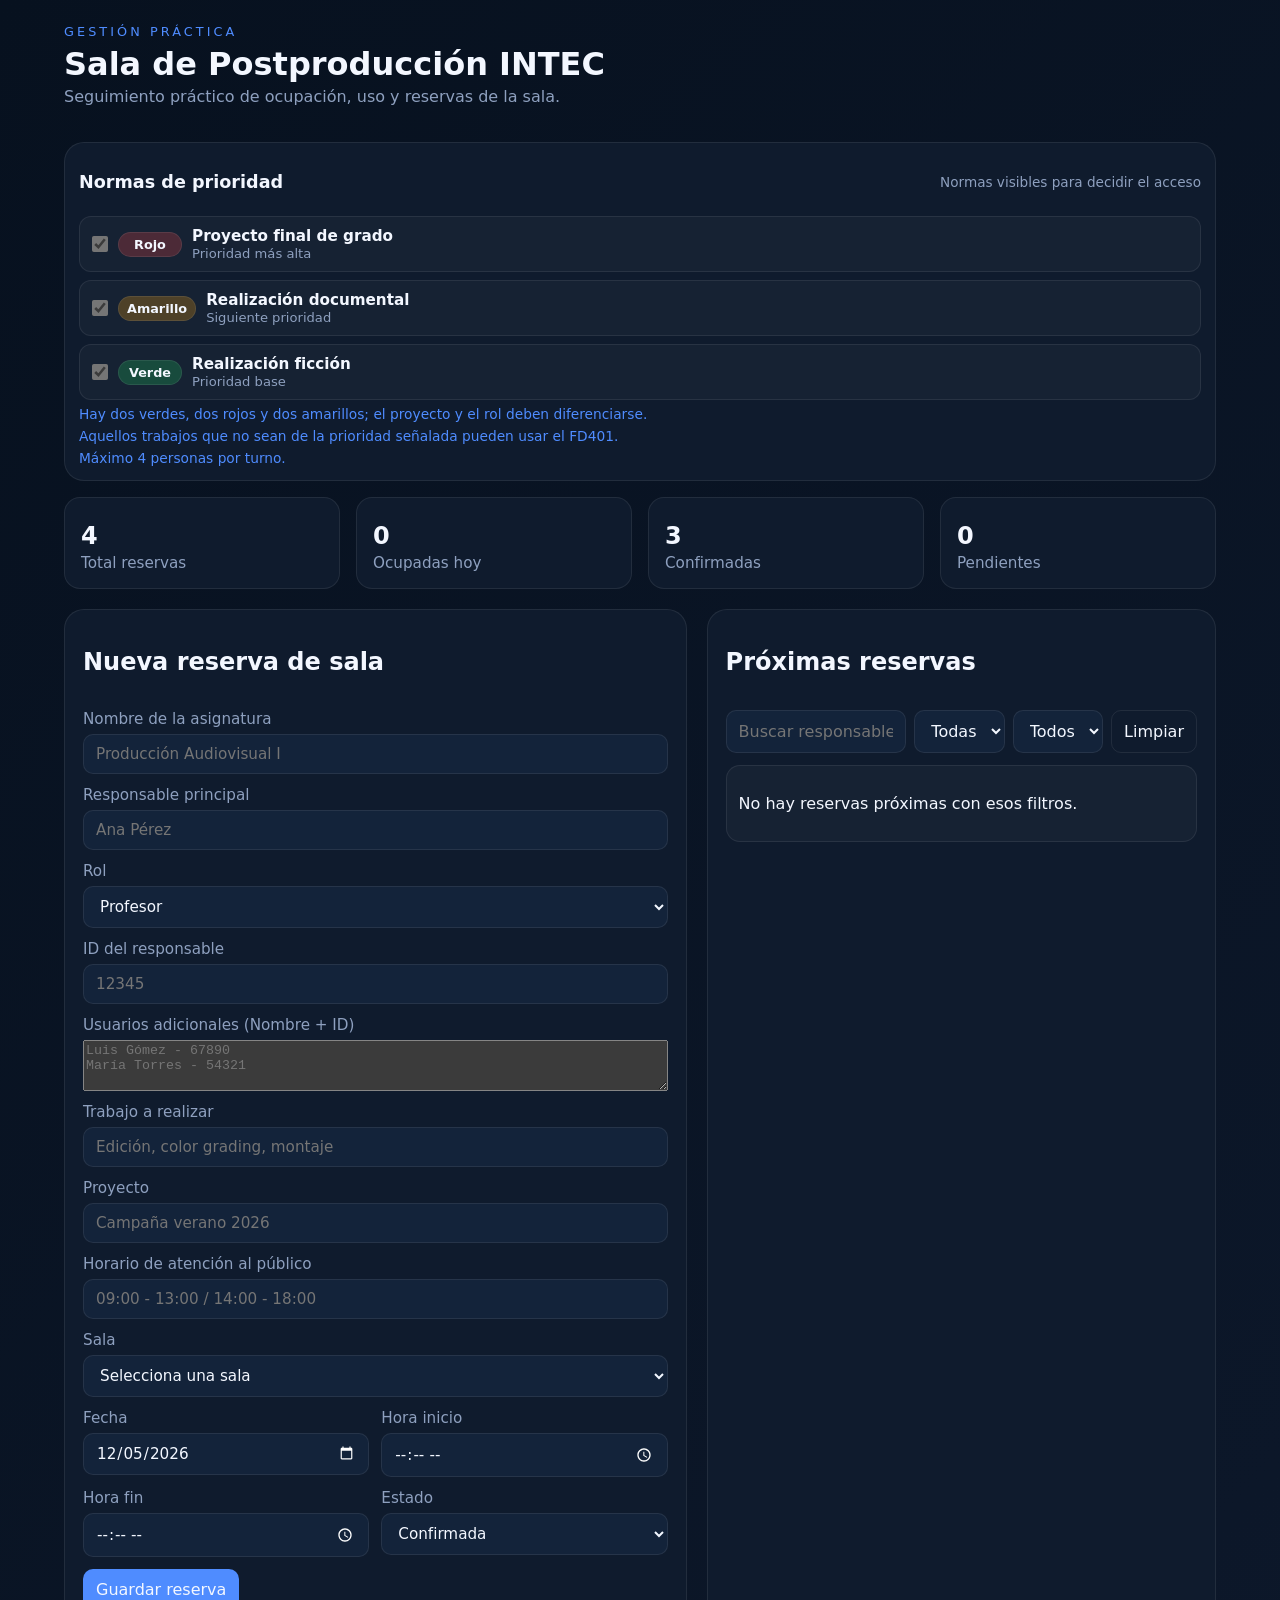
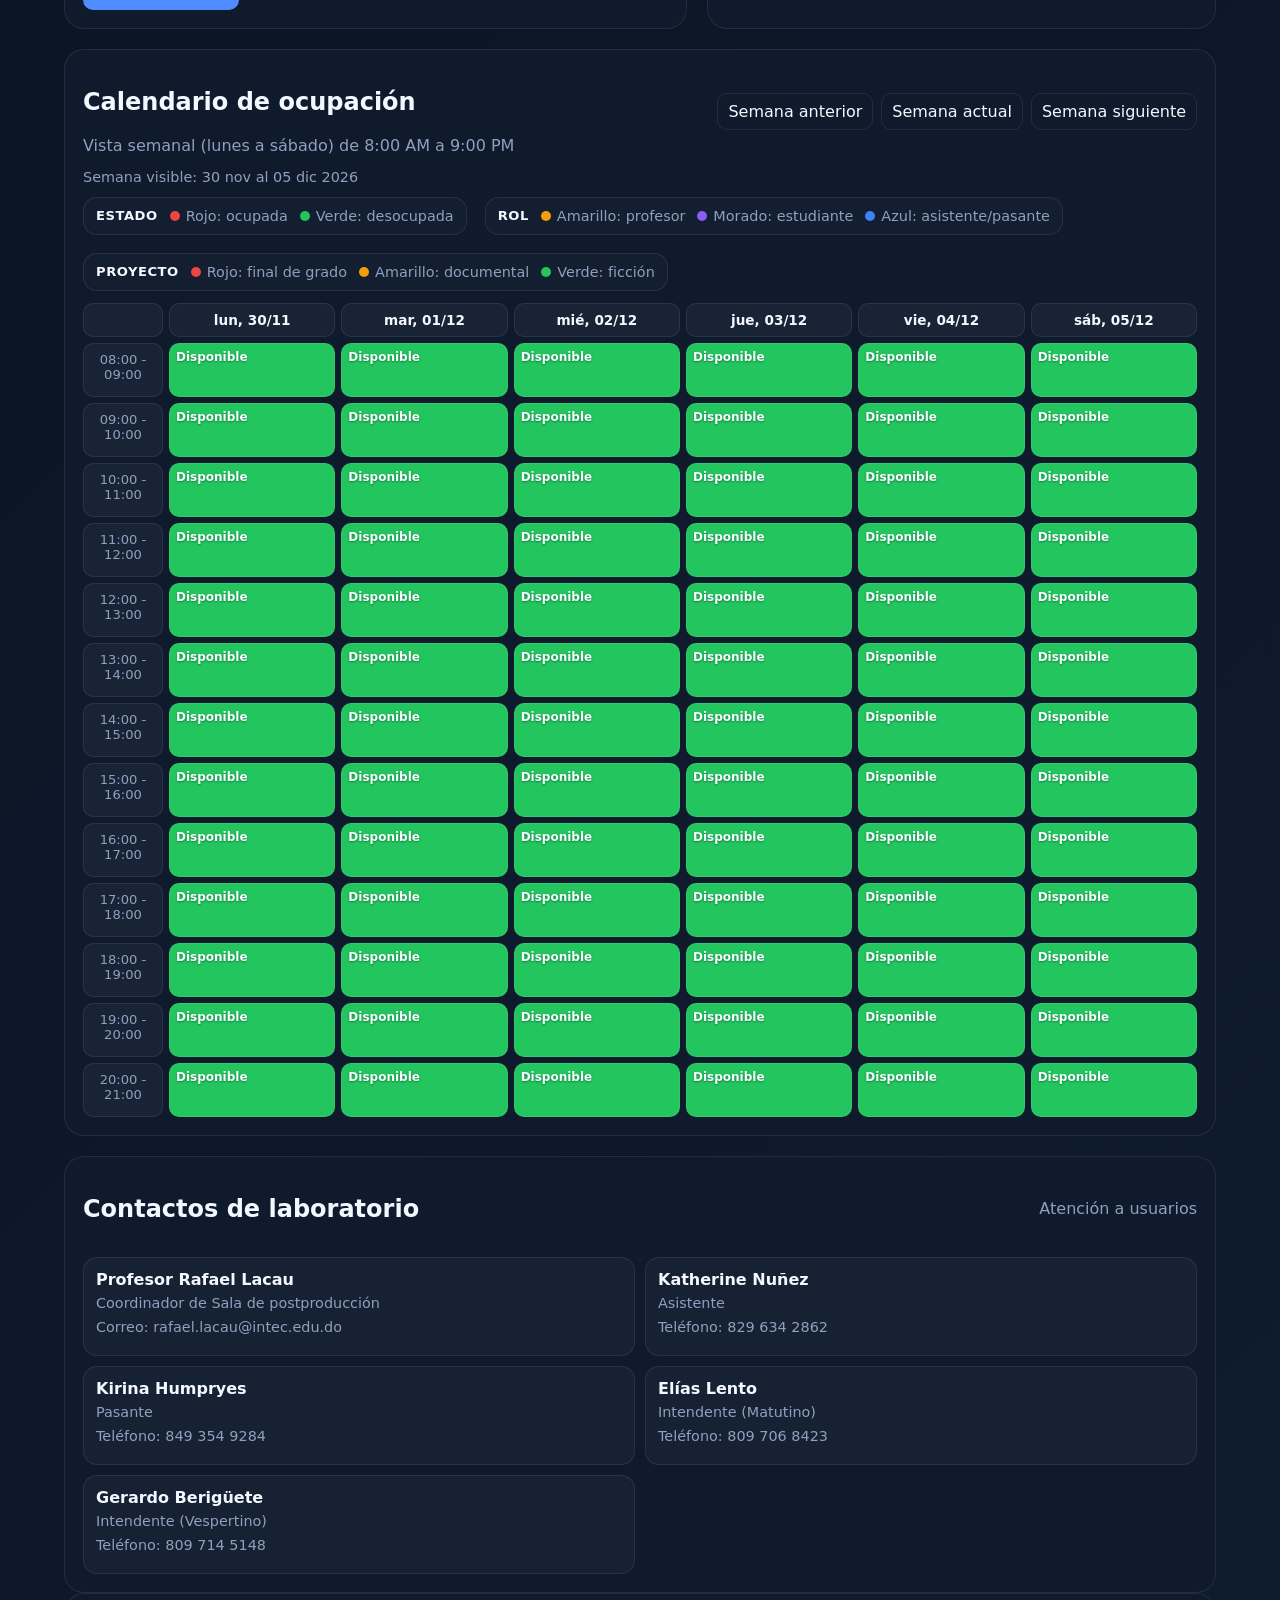
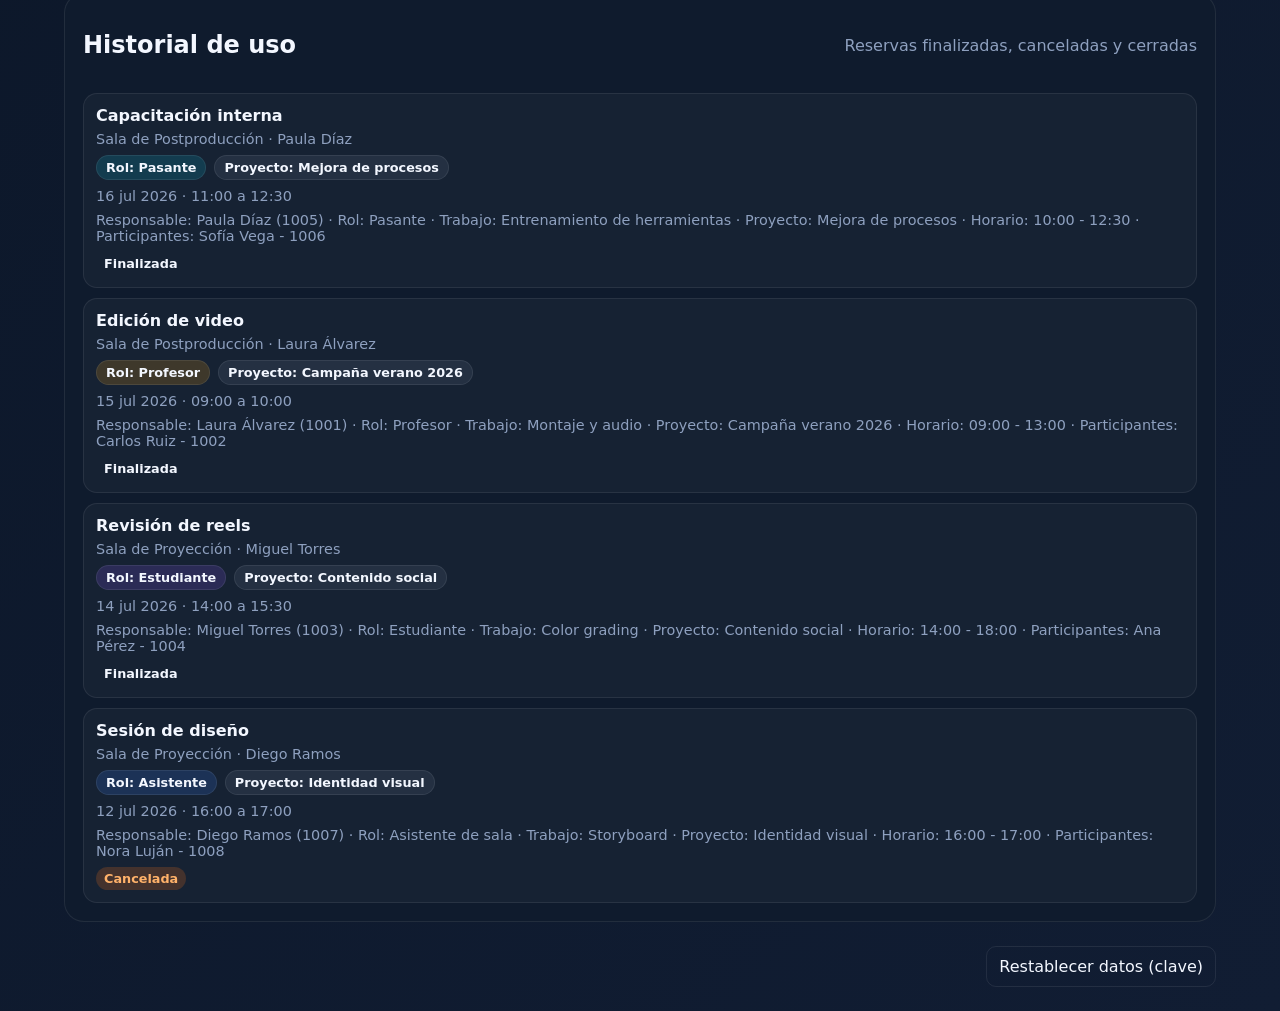
<file: index.html>
<!doctype html>
<html lang="es">
  <head>
    <meta charset="UTF-8" />
    <meta name="viewport" content="width=device-width, initial-scale=1.0" />
    <meta http-equiv="refresh" content="0; url=local-llm/dashboard.html?v=20260714" />
    <title>Redirigiendo al dashboard</title>
    <script>
      window.location.replace(`local-llm/dashboard.html?v=${Date.now()}`);
    </script>
  </head>
  <body>
    <p>Abriendo dashboard...</p>
    <p><a href="local-llm/dashboard.html?v=20260714">Haz clic aqui si no redirige automaticamente.</a></p>
  </body>
</html>
</file>
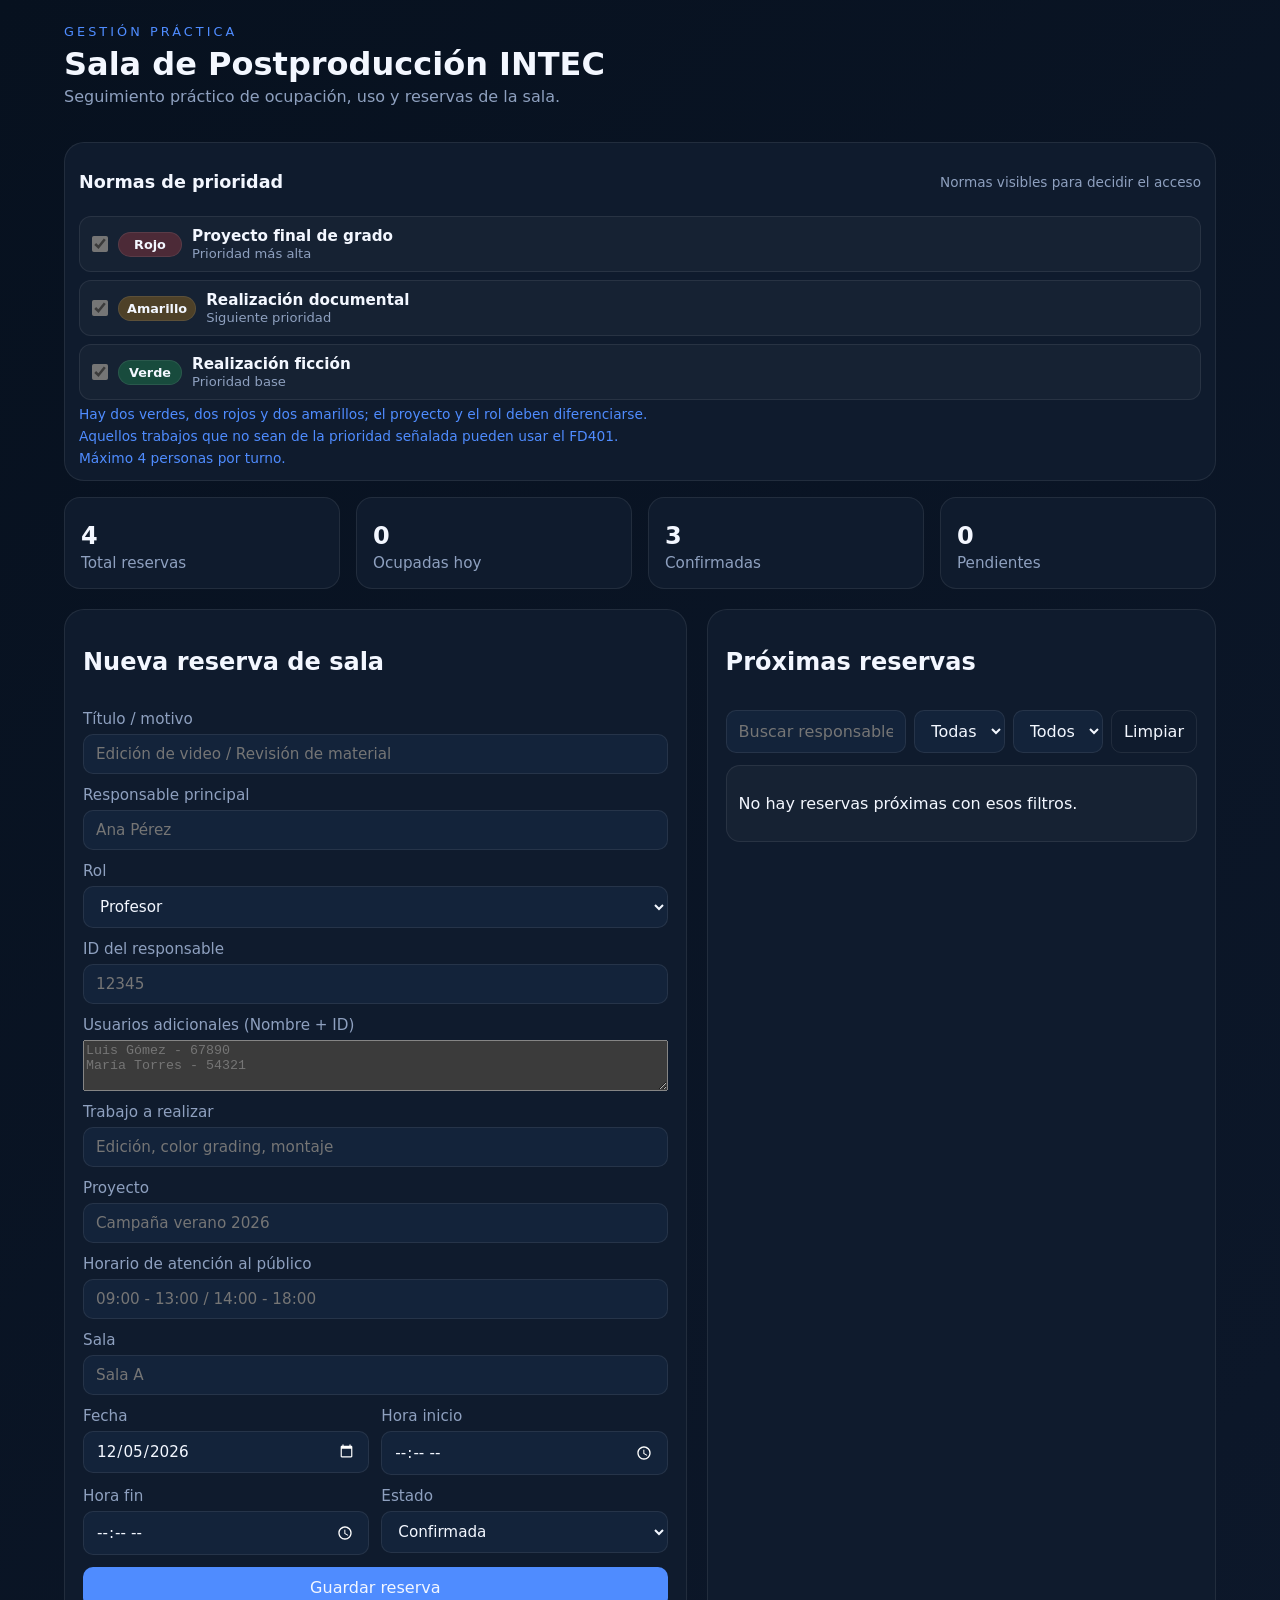
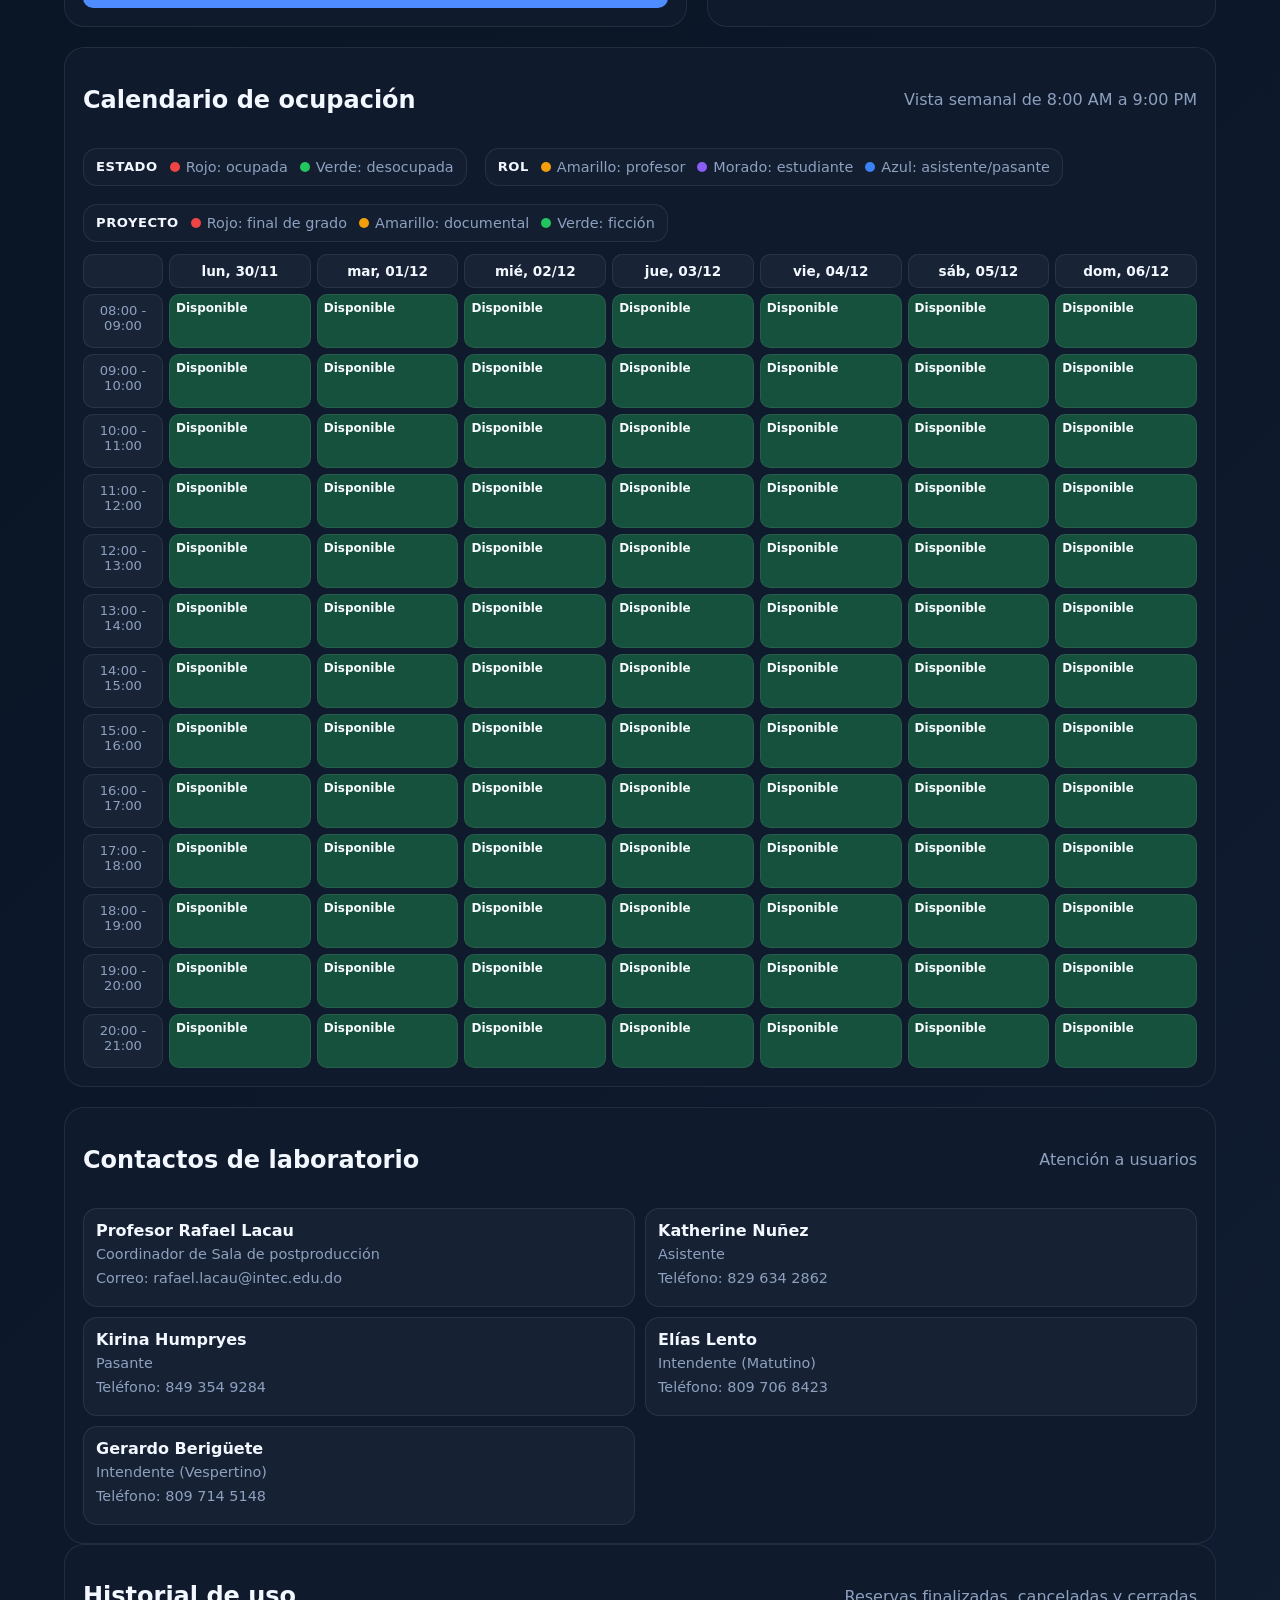
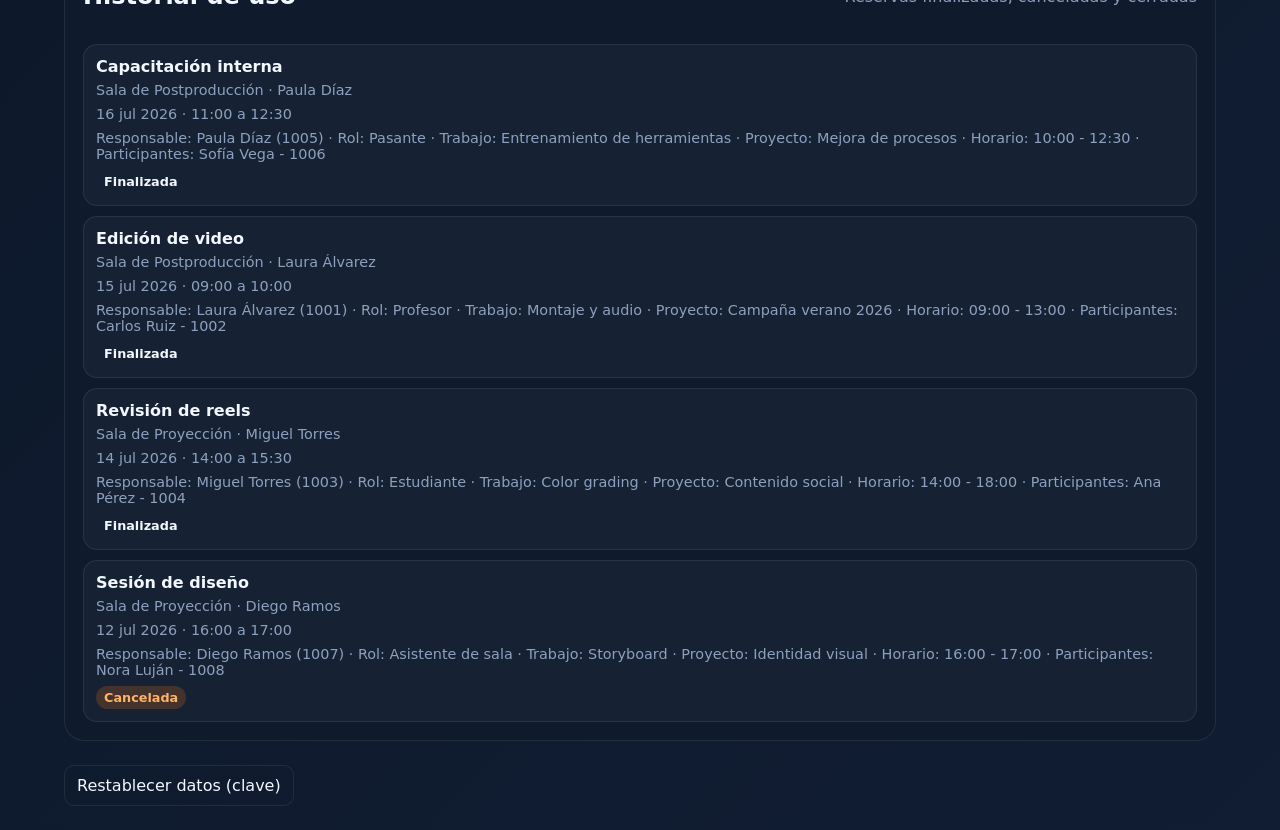
<file: local-llm/dashboard-sharepoint.html>
<!DOCTYPE html>
<html lang="es">
  <head>
    <meta charset="UTF-8" />
    <meta name="viewport" content="width=device-width, initial-scale=1.0" />
    <title>Dashboard de Reservas de Sala</title>
    <style>
:root {
  color-scheme: dark;
  --bg: #07111f;
  --card: #0f1b2d;
  --card-2: #13233a;
  --text: #f3f7ff;
  --muted: #8ea0bf;
  --accent: #4f8cff;
  --accent-2: #22c55e;
  --danger: #f97316;
  --border: rgba(255,255,255,0.08);
}

* { box-sizing: border-box; }
body {
  margin: 0;
  font-family: Inter, system-ui, -apple-system, BlinkMacSystemFont, "Segoe UI", sans-serif;
  background: linear-gradient(135deg, var(--bg), #111d33);
  color: var(--text);
}
.app-shell { max-width: 1200px; margin: 0 auto; padding: 24px; }
.hero {
  display: flex; justify-content: space-between; align-items: center; gap: 16px;
  margin-bottom: 20px;
}
.eyebrow { text-transform: uppercase; letter-spacing: 0.24em; color: var(--accent); font-size: 0.8rem; margin: 0 0 6px; }
h1 { margin: 0; font-size: 2rem; }
.subtitle { color: var(--muted); margin-top: 4px; }
.cards { display: grid; grid-template-columns: repeat(4, minmax(0, 1fr)); gap: 16px; margin-bottom: 20px; }
.metric { background: var(--card); border: 1px solid var(--border); border-radius: 16px; padding: 16px; }
.metric .value { font-size: 1.5rem; font-weight: 700; margin: 8px 0 4px; }
.metric .label { color: var(--muted); font-size: 0.95rem; }
.grid { display: grid; grid-template-columns: 1.1fr 0.9fr; gap: 20px; margin-bottom: 20px; }
.panel { background: var(--card); border: 1px solid var(--border); border-radius: 20px; padding: 18px; }
.panel-header { display: flex; justify-content: space-between; align-items: center; margin-bottom: 14px; }
.panel-header p { margin: 0; color: var(--muted); }
.form { display: flex; flex-direction: column; gap: 12px; }
label { display: flex; flex-direction: column; gap: 6px; color: var(--muted); font-size: 0.95rem; }
input, select, button { font: inherit; padding: 10px 12px; border-radius: 10px; border: 1px solid var(--border); background: var(--card-2); color: var(--text); }
.row { display: grid; grid-template-columns: 1fr 1fr; gap: 12px; }
.primary-btn, .ghost-btn { cursor: pointer; transition: transform 0.15s ease; }
.primary-btn:hover, .ghost-btn:hover { transform: translateY(-1px); }
.primary-btn { background: var(--accent); border-color: transparent; }
.ghost-btn { background: transparent; }
.list, .history-list { display: flex; flex-direction: column; gap: 10px; }
.filters { display: grid; grid-template-columns: 2fr 1fr 1fr auto; gap: 8px; margin-bottom: 12px; }
.filters input, .filters select, .filters button { width: 100%; }
.item { background: rgba(255,255,255,0.03); border: 1px solid var(--border); border-radius: 14px; padding: 12px; }
.item h3 { margin: 0 0 6px; font-size: 1rem; }
.meta { color: var(--muted); font-size: 0.9rem; margin-bottom: 8px; }
.item-badges { display: flex; flex-wrap: wrap; gap: 8px; margin: 4px 0 8px; }
.tone-badge {
  display: inline-flex;
  align-items: center;
  gap: 6px;
  padding: 4px 9px;
  border-radius: 999px;
  border: 1px solid var(--border);
  background: var(--tone-bg);
  color: var(--text);
  font-size: 0.8rem;
  font-weight: 700;
}
.badge { display: inline-block; padding: 4px 8px; border-radius: 999px; font-size: 0.8rem; font-weight: 600; }
.badge.confirmada { background: rgba(34,197,94,0.2); color: #7ef0a6; }
.badge.pendiente { background: rgba(79,140,255,0.2); color: #8ec5ff; }
.badge.cancelada { background: rgba(249,115,22,0.2); color: #ffb26a; }
.history-panel { margin-bottom: 24px; }
.calendar-panel { margin-bottom: 20px; }
.priority-panel { margin-bottom: 16px; padding: 14px; }
.priority-panel .panel-header { margin-bottom: 10px; }
.priority-panel .panel-header h2 { font-size: 1.1rem; }
.priority-panel .panel-header p { font-size: 0.85rem; }
.priority-list { display: flex; flex-direction: column; gap: 8px; }
.priority-item { display: grid; grid-template-columns: auto auto 1fr; align-items: center; gap: 10px; padding: 10px 12px; border-radius: 12px; }
.priority-item strong { display: block; color: var(--text); margin-bottom: 1px; font-size: 0.95rem; }
.priority-check {
  width: 16px;
  height: 16px;
  margin: 0;
  accent-color: var(--accent);
}
.priority-chip {
  display: inline-flex;
  align-items: center;
  justify-content: center;
  min-width: 64px;
  padding: 4px 8px;
  border-radius: 999px;
  font-size: 0.8rem;
  font-weight: 700;
  color: var(--text);
  border: 1px solid var(--border);
}
.priority-item[data-tone="high"] .priority-chip { background: rgba(239,68,68,0.25); }
.priority-item[data-tone="medium"] .priority-chip { background: rgba(245,158,11,0.25); }
.priority-item[data-tone="low"] .priority-chip { background: rgba(34,197,94,0.25); }
.priority-meta { display: block; margin-top: 1px; margin-bottom: 0; font-size: 0.82rem; }
.priority-note { margin: 6px 0 0; color: var(--accent); font-size: 0.86rem; }
.legend { display: flex; flex-wrap: wrap; gap: 18px; margin-bottom: 12px; }
.legend-group { display: flex; flex-wrap: wrap; align-items: center; gap: 10px 12px; padding: 10px 12px; border: 1px solid var(--border); border-radius: 14px; background: rgba(255,255,255,0.02); }
.legend-title { color: var(--text); font-size: 0.82rem; font-weight: 700; letter-spacing: 0.04em; text-transform: uppercase; }
.legend-item { display: inline-flex; align-items: center; gap: 6px; color: var(--muted); font-size: 0.9rem; }
.dot { width: 10px; height: 10px; border-radius: 999px; display: inline-block; }
.dot.occupied { background: #ef4444; }
.dot.professor { background: #f59e0b; }
.dot.student { background: #8b5cf6; }
.dot.free { background: #22c55e; }
.dot.support { background: #3b82f6; }
.dot.degree { background: #ef4444; }
.dot.documentary { background: #f59e0b; }
.dot.fiction { background: #22c55e; }

.calendar {
  display: grid;
  grid-template-columns: 80px repeat(7, minmax(120px, 1fr));
  gap: 6px;
  overflow-x: auto;
}

.week-head,
.hour-label,
.slot {
  border: 1px solid var(--border);
  border-radius: 10px;
}

.week-head {
  background: rgba(255,255,255,0.04);
  padding: 8px;
  font-weight: 700;
  text-align: center;
  font-size: 0.85rem;
}

.hour-label {
  background: rgba(255,255,255,0.04);
  padding: 8px;
  color: var(--muted);
  font-size: 0.82rem;
  text-align: center;
}

.slot {
  min-height: 54px;
  padding: 6px;
  font-size: 0.75rem;
  line-height: 1.2;
  color: #f8fbff;
}

.slot.free { background: rgba(34,197,94,0.32); }
.slot.occupied { background: rgba(239,68,68,0.5); }
.slot.support { background: rgba(59,130,246,0.45); }
.slot.dual {
  background: linear-gradient(135deg, var(--role-tone) 0 50%, var(--project-tone) 50% 100%);
}
.slot.dual .slot-label,
.slot.dual .slot-note {
  text-shadow: 0 1px 2px rgba(0,0,0,0.35);
}

.slot-label { display: block; font-weight: 600; }
.slot-note { display: block; opacity: 0.95; margin-top: 2px; }

.contact-list { display: grid; grid-template-columns: repeat(2, minmax(0, 1fr)); gap: 10px; }

@media (max-width: 900px) {
  .cards, .grid { grid-template-columns: 1fr; }
  .filters { grid-template-columns: 1fr; }
  .calendar { grid-template-columns: 64px repeat(7, minmax(110px, 1fr)); }
  .contact-list { grid-template-columns: 1fr; }
}

</style>
  </head>
  <body>
    <div class="app-shell">
      <header class="hero">
        <div>
          <p class="eyebrow">Gestión práctica</p>
          <h1>Sala de Postproducción INTEC</h1>
          <p class="subtitle">Seguimiento práctico de ocupación, uso y reservas de la sala.</p>
        </div>
      </header>

      <section class="panel priority-panel">
        <div class="panel-header">
          <h2>Normas de prioridad</h2>
          <p>Normas visibles para decidir el acceso</p>
        </div>
        <div class="priority-list">
          <label class="item priority-item" data-tone="high">
            <input class="priority-check" type="checkbox" checked disabled />
            <span class="priority-chip">Rojo</span>
            <span>
              <strong>Proyecto final de grado</strong>
              <span class="meta priority-meta">Prioridad más alta</span>
            </span>
          </label>
          <label class="item priority-item" data-tone="medium">
            <input class="priority-check" type="checkbox" checked disabled />
            <span class="priority-chip">Amarillo</span>
            <span>
              <strong>Realización documental</strong>
              <span class="meta priority-meta">Siguiente prioridad</span>
            </span>
          </label>
          <label class="item priority-item" data-tone="low">
            <input class="priority-check" type="checkbox" checked disabled />
            <span class="priority-chip">Verde</span>
            <span>
              <strong>Realización ficción</strong>
              <span class="meta priority-meta">Prioridad base</span>
            </span>
          </label>
        </div>
        <p class="priority-note">Hay dos verdes, dos rojos y dos amarillos; el proyecto y el rol deben diferenciarse.</p>
        <p class="priority-note">Aquellos trabajos que no sean de la prioridad señalada pueden usar el FD401.</p>
        <p class="priority-note">Máximo 4 personas por turno.</p>
      </section>

      <section class="cards" id="metrics"></section>

      <section class="grid">
        <div class="panel">
          <div class="panel-header">
            <h2>Nueva reserva de sala</h2>
          </div>
          <form id="reservationForm" class="form">
            <label>
              <span>Título / motivo</span>
              <input type="text" name="title" placeholder="Edición de video / Revisión de material" required />
            </label>
            <label>
              <span>Responsable principal</span>
              <input type="text" name="owner" placeholder="Ana Pérez" required />
            </label>
            <label>
              <span>Rol</span>
              <select name="role">
                <option value="Profesor">Profesor</option>
                <option value="Estudiante">Estudiante</option>
                <option value="Pasante">Pasante</option>
                <option value="Asistente de sala">Asistente de sala</option>
              </select>
            </label>
            <label>
              <span>ID del responsable</span>
              <input type="text" name="ownerId" placeholder="12345" required />
            </label>
            <label>
              <span>Usuarios adicionales (Nombre + ID)</span>
              <textarea name="participants" rows="3" placeholder="Luis Gómez - 67890&#10;María Torres - 54321"></textarea>
            </label>
            <label>
              <span>Trabajo a realizar</span>
              <input type="text" name="work" placeholder="Edición, color grading, montaje" required />
            </label>
            <label>
              <span>Proyecto</span>
              <input type="text" name="project" placeholder="Campaña verano 2026" required />
            </label>
            <label>
              <span>Horario de atención al público</span>
              <input type="text" name="schedule" placeholder="09:00 - 13:00 / 14:00 - 18:00" />
            </label>
            <label>
              <span>Sala</span>
              <input type="text" name="room" placeholder="Sala A" required />
            </label>
            <div class="row">
              <label>
                <span>Fecha</span>
                <input type="date" name="date" required />
              </label>
              <label>
                <span>Hora inicio</span>
                <input type="time" name="startTime" required />
              </label>
            </div>
            <div class="row">
              <label>
                <span>Hora fin</span>
                <input type="time" name="endTime" required />
              </label>
              <label>
                <span>Estado</span>
                <select name="status">
                  <option value="Confirmada">Confirmada</option>
                  <option value="Pendiente">Pendiente</option>
                  <option value="Cancelada">Cancelada</option>
                </select>
              </label>
            </div>
            <button type="submit" class="primary-btn">Guardar reserva</button>
          </form>
        </div>

        <div class="panel">
          <div class="panel-header">
            <h2>Próximas reservas</h2>
          </div>
          <div class="filters">
            <input id="filterSearch" type="text" placeholder="Buscar responsable, proyecto o trabajo" />
            <select id="filterRoom">
              <option value="">Todas las salas</option>
            </select>
            <select id="filterStatus">
              <option value="">Todos los estados</option>
              <option value="Confirmada">Confirmada</option>
              <option value="Pendiente">Pendiente</option>
              <option value="Finalizada">Finalizada</option>
              <option value="Cancelada">Cancelada</option>
            </select>
            <button id="clearFiltersBtn" class="ghost-btn" type="button">Limpiar</button>
          </div>
          <div id="upcomingList" class="list"></div>
        </div>
      </section>

      <section class="panel calendar-panel">
        <div class="panel-header">
          <h2>Calendario de ocupación</h2>
          <p>Vista semanal de 8:00 AM a 9:00 PM</p>
        </div>
        <div class="legend" aria-label="Semáforo de ocupación">
          <div class="legend-group">
            <span class="legend-title">Estado</span>
            <span class="legend-item"><i class="dot occupied"></i>Rojo: ocupada</span>
            <span class="legend-item"><i class="dot free"></i>Verde: desocupada</span>
          </div>
          <div class="legend-group">
            <span class="legend-title">Rol</span>
            <span class="legend-item"><i class="dot professor"></i>Amarillo: profesor</span>
            <span class="legend-item"><i class="dot student"></i>Morado: estudiante</span>
            <span class="legend-item"><i class="dot support"></i>Azul: asistente/pasante</span>
          </div>
          <div class="legend-group">
            <span class="legend-title">Proyecto</span>
            <span class="legend-item"><i class="dot degree"></i>Rojo: final de grado</span>
            <span class="legend-item"><i class="dot documentary"></i>Amarillo: documental</span>
            <span class="legend-item"><i class="dot fiction"></i>Verde: ficción</span>
          </div>
        </div>
        <div id="calendar" class="calendar"></div>
      </section>
      <section class="panel">
        <div class="panel-header">
          <h2>Contactos de laboratorio</h2>
          <p>Atención a usuarios</p>
        </div>
        <div class="contact-list">
          <article class="item">
            <h3>Profesor Rafael Lacau</h3>
            <div class="meta">Coordinador de Sala de postproducción</div>
            <div class="meta">Correo: rafael.lacau@intec.edu.do</div>
          </article>
          <article class="item">
            <h3>Katherine Nuñez</h3>
            <div class="meta">Asistente</div>
            <div class="meta">Teléfono: 829 634 2862</div>
          </article>
          <article class="item">
            <h3>Kirina Humpryes</h3>
            <div class="meta">Pasante</div>
            <div class="meta">Teléfono: 849 354 9284</div>
          </article>
          <article class="item">
            <h3>Elías Lento</h3>
            <div class="meta">Intendente (Matutino)</div>
            <div class="meta">Teléfono: 809 706 8423</div>
          </article>
          <article class="item">
            <h3>Gerardo Berigüete</h3>
            <div class="meta">Intendente (Vespertino)</div>
            <div class="meta">Teléfono: 809 714 5148</div>
          </article>
        </div>
      </section>

      <section class="panel history-panel">
        <div class="panel-header">
          <h2>Historial de uso</h2>
          <p>Reservas finalizadas, canceladas y cerradas</p>
        </div>
        <div id="historyList" class="history-list"></div>
      </section>

      <div class="footer-actions">
        <button id="resetBtn" class="ghost-btn" title="Requiere clave">Restablecer datos (clave)</button>
      </div>

    </div>

    <script>
const STORAGE_KEY = 'sala-dashboard-reservations-v1';
const RESET_PASSWORD = 'intec2026';
const WORK_START_HOUR = 8;
const WORK_END_HOUR = 21;
const NON_BLOCKING_ROLES = new Set(['Asistente de sala', 'Pasante']);
let memoryStoreRaw = null;

const defaultReservations = [
  {
    id: crypto.randomUUID(),
    title: 'Edición de video',
    owner: 'Laura Álvarez',
    role: 'Profesor',
    ownerId: '1001',
    participants: 'Carlos Ruiz - 1002',
    work: 'Montaje y audio',
    project: 'Campaña verano 2026',
    schedule: '09:00 - 13:00',
    room: 'Sala A',
    date: '2026-07-15',
    startTime: '09:00',
    endTime: '10:00',
    status: 'Confirmada'
  },
  {
    id: crypto.randomUUID(),
    title: 'Revisión de reels',
    owner: 'Miguel Torres',
    role: 'Estudiante',
    ownerId: '1003',
    participants: 'Ana Pérez - 1004',
    work: 'Color grading',
    project: 'Contenido social',
    schedule: '14:00 - 18:00',
    room: 'Sala B',
    date: '2026-07-14',
    startTime: '14:00',
    endTime: '15:30',
    status: 'Finalizada'
  },
  {
    id: crypto.randomUUID(),
    title: 'Capacitación interna',
    owner: 'Paula Díaz',
    role: 'Pasante',
    ownerId: '1005',
    participants: 'Sofía Vega - 1006',
    work: 'Entrenamiento de herramientas',
    project: 'Mejora de procesos',
    schedule: '10:00 - 12:30',
    room: 'Sala A',
    date: '2026-07-16',
    startTime: '11:00',
    endTime: '12:30',
    status: 'Pendiente'
  },
  {
    id: crypto.randomUUID(),
    title: 'Sesión de diseño',
    owner: 'Diego Ramos',
    role: 'Asistente de sala',
    ownerId: '1007',
    participants: 'Nora Luján - 1008',
    work: 'Storyboard',
    project: 'Identidad visual',
    schedule: '16:00 - 17:00',
    room: 'Sala C',
    date: '2026-07-12',
    startTime: '16:00',
    endTime: '17:00',
    status: 'Cancelada'
  }
];

let reservations = loadReservations();
const filterState = { search: '', room: '', status: '' };

function getDefaultReservations() {
  return defaultReservations.map((item) => ({ ...item }));
}

function toMinutes(value) {
  const [hours, minutes] = value.split(':').map(Number);
  return (hours * 60) + minutes;
}

function isNonBlockingRole(role) {
  return NON_BLOCKING_ROLES.has(role);
}

function isActiveReservation(item) {
  const normalized = normalizeStatus(item);
  return normalized !== 'Cancelada' && normalized !== 'Finalizada';
}

function overlaps(startA, endA, startB, endB) {
  return Math.max(startA, startB) < Math.min(endA, endB);
}

function loadReservations() {
  let raw = null;
  try {
    raw = window.localStorage.getItem(STORAGE_KEY);
  } catch {
    raw = memoryStoreRaw;
  }
  if (!raw) return getDefaultReservations();
  try {
    return JSON.parse(raw);
  } catch {
    return getDefaultReservations();
  }
}

function saveReservations() {
  const serialized = JSON.stringify(reservations);
  memoryStoreRaw = serialized;
  try {
    window.localStorage.setItem(STORAGE_KEY, serialized);
  } catch {
    // SharePoint sandbox puede bloquear localStorage (SecurityError).
  }
}

function formatDate(dateStr) {
  const date = new Date(`${dateStr}T00:00:00`);
  return date.toLocaleDateString('es-ES', { day: '2-digit', month: 'short', year: 'numeric' });
}

function formatRange(item) {
  return `${formatDate(item.date)} · ${item.startTime} a ${item.endTime}`;
}

function formatDetails(item) {
  const parts = [];
  if (item.owner) parts.push(`Responsable: ${item.owner} (${item.ownerId || 'sin ID'})`);
  if (item.role) parts.push(`Rol: ${item.role}`);
  if (item.work) parts.push(`Trabajo: ${item.work}`);
  if (item.project) parts.push(`Proyecto: ${item.project}`);
  if (item.schedule) parts.push(`Horario: ${item.schedule}`);
  if (item.participants) parts.push(`Participantes: ${item.participants}`);
  return parts.join(' · ');
}

function normalizeStatus(item) {
  const now = new Date();
  const eventDate = new Date(`${item.date}T${item.endTime}`);
  if (item.status === 'Cancelada') return 'Cancelada';
  if (eventDate < now) return 'Finalizada';
  return item.status;
}

function getFilteredReservations({ statuses } = {}) {
  const normalized = reservations.map((item) => ({ ...item, status: normalizeStatus(item) }));
  const searchText = filterState.search.trim().toLowerCase();

  return normalized.filter((item) => {
    const hayTexto = !searchText || [item.title, item.owner, item.role, item.project, item.work, item.participants, item.room].join(' ').toLowerCase().includes(searchText);
    const haySala = !filterState.room || item.room === filterState.room;
    const hayEstado = !filterState.status || item.status === filterState.status;
    const hayStatus = !statuses || statuses.includes(item.status);
    return hayTexto && haySala && hayEstado && hayStatus;
  });
}

function getMetrics() {
  const normalized = reservations.map((item) => ({ ...item, status: normalizeStatus(item) }));
  const today = new Date().toISOString().slice(0, 10);
  const total = normalized.length;
  const todayCount = normalized.filter((item) => item.date === today && isActiveReservation(item) && !isNonBlockingRole(item.role)).length;
  const confirmed = normalized.filter((item) => item.status === 'Confirmada' || item.status === 'Finalizada').length;
  const pending = normalized.filter((item) => item.status === 'Pendiente').length;
  return { total, todayCount, confirmed, pending };
}

function renderMetrics() {
  const metrics = getMetrics();
  const container = document.getElementById('metrics');
  container.innerHTML = [
    { label: 'Total reservas', value: metrics.total },
    { label: 'Ocupadas hoy', value: metrics.todayCount },
    { label: 'Confirmadas', value: metrics.confirmed },
    { label: 'Pendientes', value: metrics.pending }
  ].map((metric) => `
    <article class="metric">
      <div class="value">${metric.value}</div>
      <div class="label">${metric.label}</div>
    </article>
  `).join('');
}

function renderUpcoming() {
  const list = document.getElementById('upcomingList');
  const normalized = getFilteredReservations({ statuses: ['Confirmada', 'Pendiente'] }).sort((a, b) => a.date.localeCompare(b.date));

  if (!normalized.length) {
    list.innerHTML = '<div class="item"><p>No hay reservas próximas con esos filtros.</p></div>';
    return;
  }

  list.innerHTML = normalized.map((item) => `
    <article class="item">
      <h3>${item.title}</h3>
      <div class="meta">${item.room} · ${item.owner}</div>
      <div class="meta">${formatRange(item)}</div>
      <div class="meta">${formatDetails(item)}</div>
      <span class="badge ${item.status.toLowerCase()}">${item.status}</span>
    </article>
  `).join('');
}

function renderHistory() {
  const list = document.getElementById('historyList');
  const normalized = getFilteredReservations({ statuses: ['Finalizada', 'Cancelada'] }).sort((a, b) => b.date.localeCompare(a.date));

  if (!normalized.length) {
    list.innerHTML = '<div class="item"><p>No hay historial con esos filtros.</p></div>';
    return;
  }

  list.innerHTML = normalized.map((item) => `
    <article class="item">
      <h3>${item.title}</h3>
      <div class="meta">${item.room} · ${item.owner}</div>
      <div class="meta">${formatRange(item)}</div>
      <div class="meta">${formatDetails(item)}</div>
      <span class="badge ${item.status.toLowerCase()}">${item.status}</span>
    </article>
  `).join('');
}

function renderFilters() {
  const roomSelect = document.getElementById('filterRoom');
  const rooms = [...new Set(reservations.map((item) => item.room).filter(Boolean))].sort();
  const currentValue = roomSelect.value;
  roomSelect.innerHTML = '<option value="">Todas las salas</option>' + rooms.map((room) => `<option value="${room}">${room}</option>`).join('');
  roomSelect.value = currentValue || filterState.room;
}

function render() {
  renderMetrics();
  renderFilters();
  renderUpcoming();
  renderHistory();
  renderCalendar();
}

function renderCalendar() {
  const calendar = document.getElementById('calendar');
  const today = new Date();
  const startOfWeek = new Date(today);
  const mondayDelta = (today.getDay() + 6) % 7;
  startOfWeek.setDate(today.getDate() - mondayDelta);

  const days = Array.from({ length: 7 }, (_, index) => {
    const date = new Date(startOfWeek);
    date.setDate(startOfWeek.getDate() + index);
    return date;
  });

  const dayHeaders = days.map((date) => {
    const label = date.toLocaleDateString('es-ES', { weekday: 'short', day: '2-digit', month: '2-digit' });
    return `<div class="week-head">${label}</div>`;
  }).join('');

  const filtered = getFilteredReservations();
  const rows = [];

  for (let hour = WORK_START_HOUR; hour < WORK_END_HOUR; hour += 1) {
    const hourLabel = `${String(hour).padStart(2, '0')}:00 - ${String(hour + 1).padStart(2, '0')}:00`;
    rows.push(`<div class="hour-label">${hourLabel}</div>`);

    for (const day of days) {
      const dateKey = day.toISOString().slice(0, 10);
      const slotStart = hour * 60;
      const slotEnd = (hour + 1) * 60;

      const slotItems = filtered.filter((item) => {
        if (item.date !== dateKey || !isActiveReservation(item)) return false;
        return overlaps(slotStart, slotEnd, toMinutes(item.startTime), toMinutes(item.endTime));
      });

      const occupiedItems = slotItems.filter((item) => !isNonBlockingRole(item.role));
      const supportItems = slotItems.filter((item) => isNonBlockingRole(item.role));

      let state = 'free';
      let label = 'Disponible';
      let note = '';

      if (occupiedItems.length) {
        state = 'occupied';
        label = 'Ocupada';
        const first = occupiedItems[0];
        note = `${first.startTime}-${first.endTime} · ${first.owner}`;
      } else if (supportItems.length) {
        state = 'support';
        label = 'Soporte';
        const first = supportItems[0];
        note = `${first.startTime}-${first.endTime} · ${first.role}`;
      }

      rows.push(`
        <div class="slot ${state}" title="${label}${note ? ` - ${note}` : ''}">
          <span class="slot-label">${label}</span>
          ${note ? `<span class="slot-note">${note}</span>` : ''}
        </div>
      `);
    }
  }

  calendar.innerHTML = [`<div class="week-head"></div>`, dayHeaders, ...rows].join('');
}

function resetData() {
  const password = window.prompt('Ingresa la clave para restablecer los datos:');
  if (password !== RESET_PASSWORD) {
    window.alert('Clave incorrecta. No se restablecieron los datos.');
    return;
  }
  reservations = getDefaultReservations();
  saveReservations();
  render();
  window.alert('Datos restablecidos correctamente.');
}

function hasConflict(newItem) {
  if (isNonBlockingRole(newItem.role)) return false;

  const newStart = toMinutes(newItem.startTime);
  const newEnd = toMinutes(newItem.endTime);

  return reservations.some((item) => {
    if (!isActiveReservation(item)) return false;
    if (isNonBlockingRole(item.role)) return false;
    if (item.room !== newItem.room || item.date !== newItem.date) return false;

    const currentStart = toMinutes(item.startTime);
    const currentEnd = toMinutes(item.endTime);
    return overlaps(newStart, newEnd, currentStart, currentEnd);
  });
}

function bindFilters() {
  const searchInput = document.getElementById('filterSearch');
  const roomSelect = document.getElementById('filterRoom');
  const statusSelect = document.getElementById('filterStatus');
  const clearBtn = document.getElementById('clearFiltersBtn');

  searchInput.addEventListener('input', (event) => {
    filterState.search = event.target.value;
    render();
  });

  roomSelect.addEventListener('change', (event) => {
    filterState.room = event.target.value;
    render();
  });

  statusSelect.addEventListener('change', (event) => {
    filterState.status = event.target.value;
    render();
  });

  clearBtn.addEventListener('click', () => {
    filterState.search = '';
    filterState.room = '';
    filterState.status = '';
    searchInput.value = '';
    roomSelect.value = '';
    statusSelect.value = '';
    render();
  });
}

function initFormDefaults() {
  const dateInput = document.querySelector('input[name="date"]');
  if (dateInput && !dateInput.value) {
    dateInput.value = new Date().toISOString().slice(0, 10);
  }
}

document.getElementById('reservationForm').addEventListener('submit', (event) => {
  event.preventDefault();
  const formData = new FormData(event.currentTarget);
  const newReservation = {
    id: crypto.randomUUID(),
    title: formData.get('title').toString().trim(),
    owner: formData.get('owner').toString().trim(),
    role: formData.get('role').toString().trim(),
    ownerId: formData.get('ownerId').toString().trim(),
    participants: formData.get('participants').toString().trim(),
    work: formData.get('work').toString().trim(),
    project: formData.get('project').toString().trim(),
    schedule: formData.get('schedule').toString().trim(),
    room: formData.get('room').toString().trim(),
    date: formData.get('date').toString(),
    startTime: formData.get('startTime').toString(),
    endTime: formData.get('endTime').toString(),
    status: formData.get('status').toString()
  };

  const start = toMinutes(newReservation.startTime);
  const end = toMinutes(newReservation.endTime);
  const dayStart = WORK_START_HOUR * 60;
  const dayEnd = WORK_END_HOUR * 60;

  if (start >= end) {
    window.alert('La hora de fin debe ser mayor que la hora de inicio.');
    return;
  }

  if (start < dayStart || end > dayEnd) {
    window.alert('El horario permitido es de 8:00 AM a 9:00 PM.');
    return;
  }

  if (hasConflict(newReservation)) {
    window.alert('Ese horario ya está reservado en esa sala. Elige otro bloque de tiempo.');
    return;
  }

  reservations.push(newReservation);
  saveReservations();
  event.currentTarget.reset();
  initFormDefaults();
  render();
});

document.getElementById('resetBtn').addEventListener('click', resetData);
bindFilters();
initFormDefaults();
render();
saveReservations();

</script>
  </body>
</html>
</file>
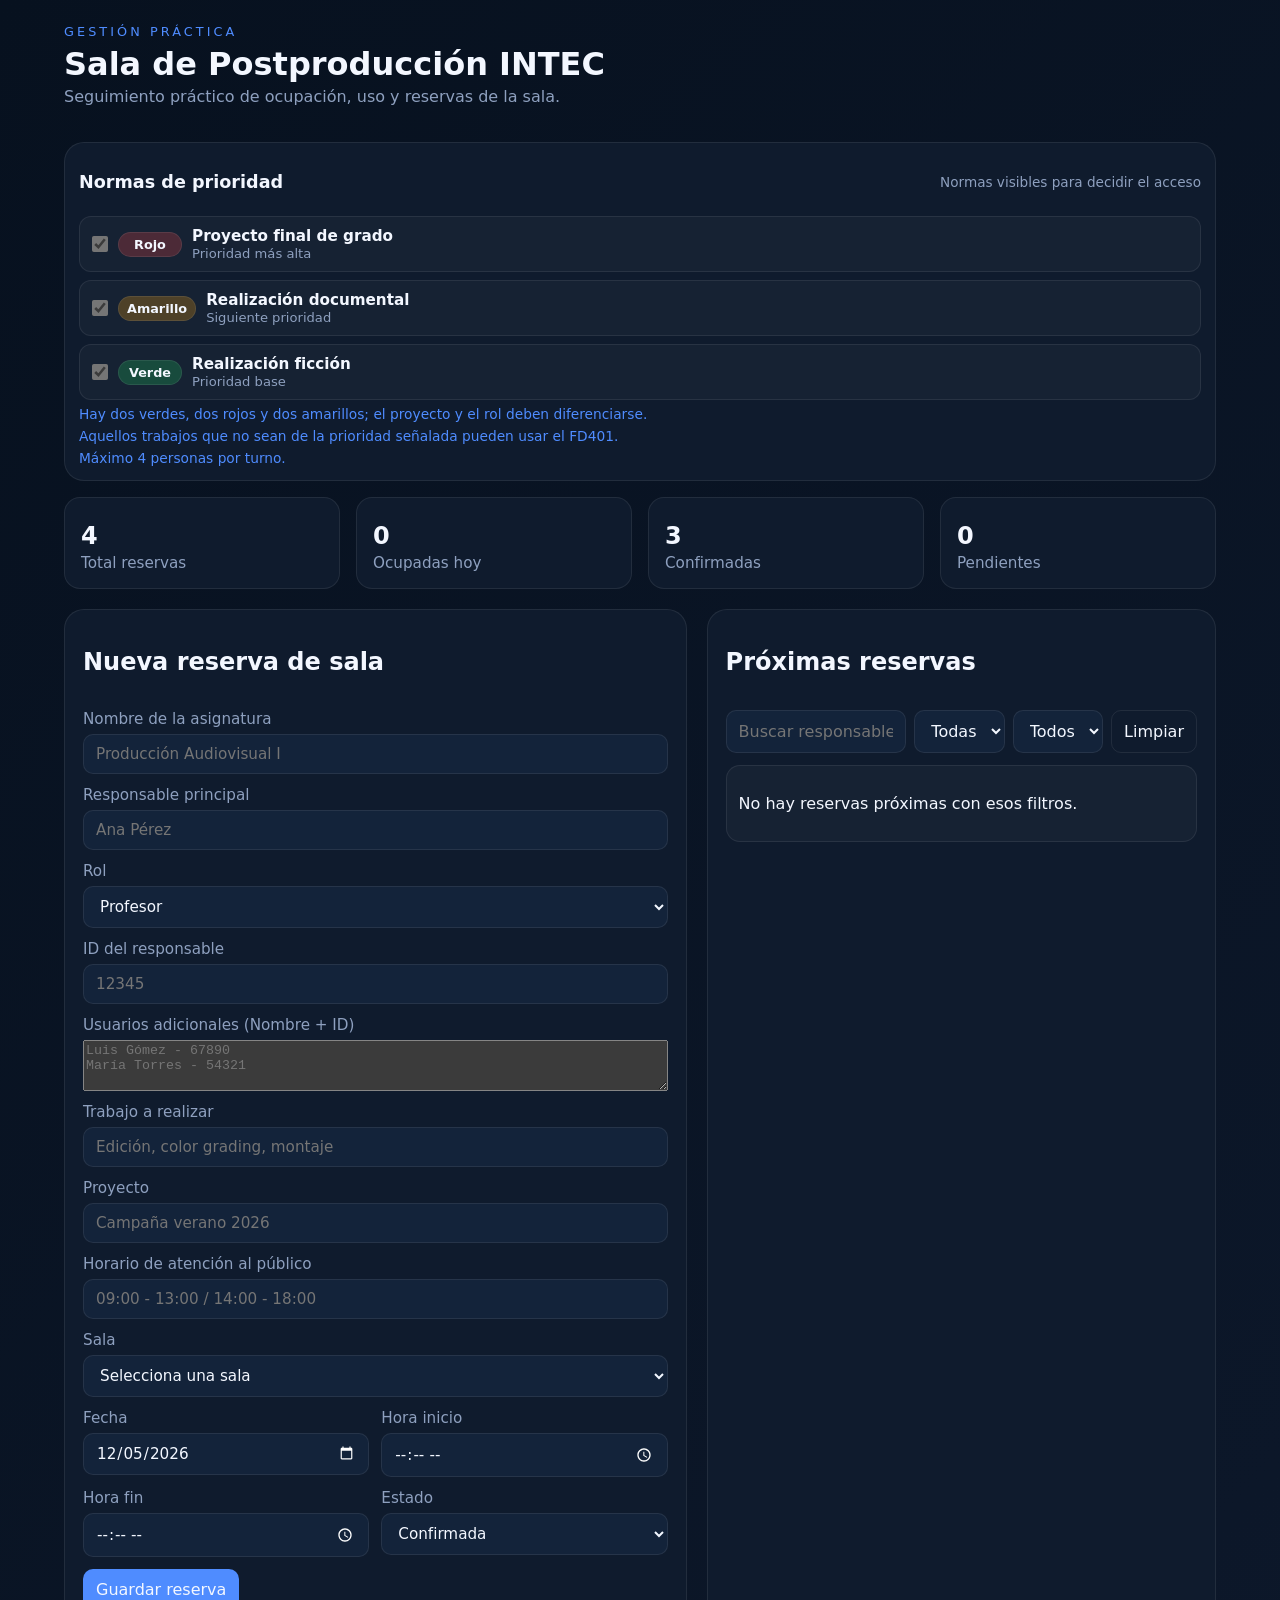
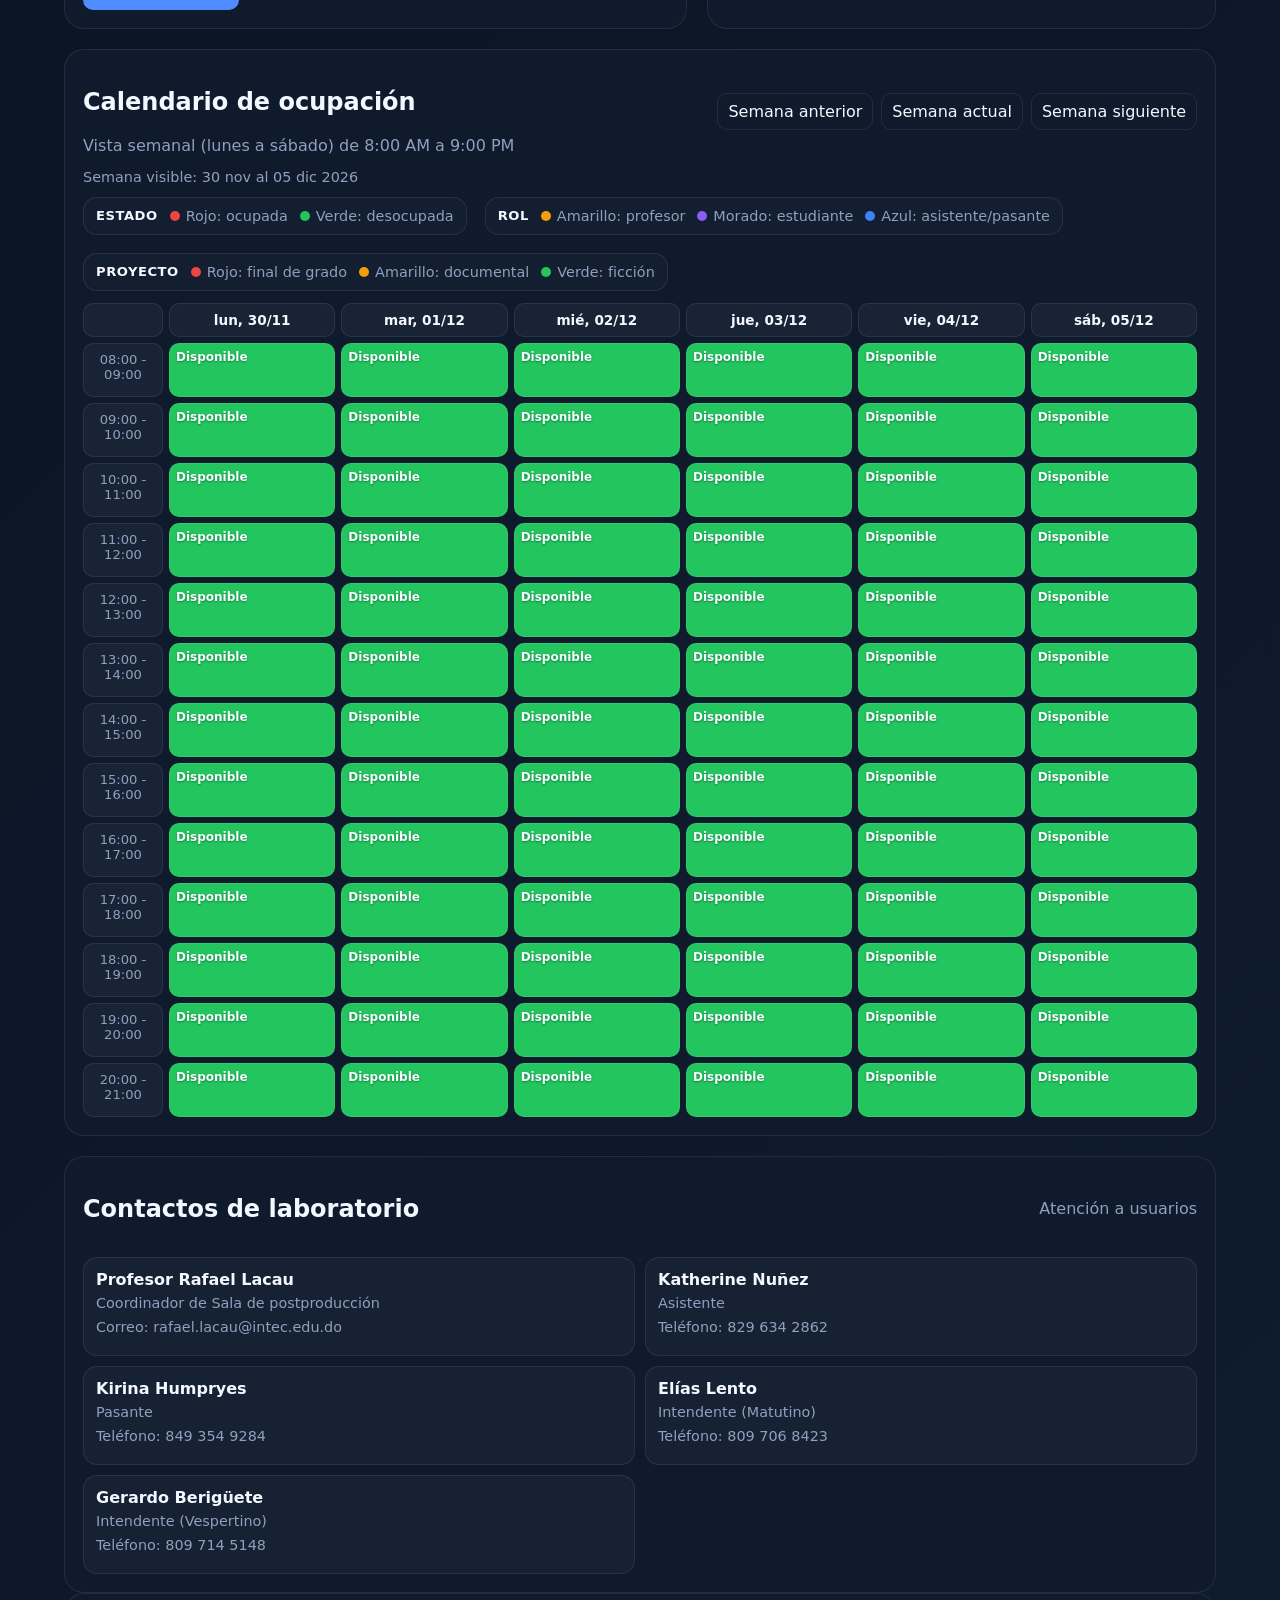
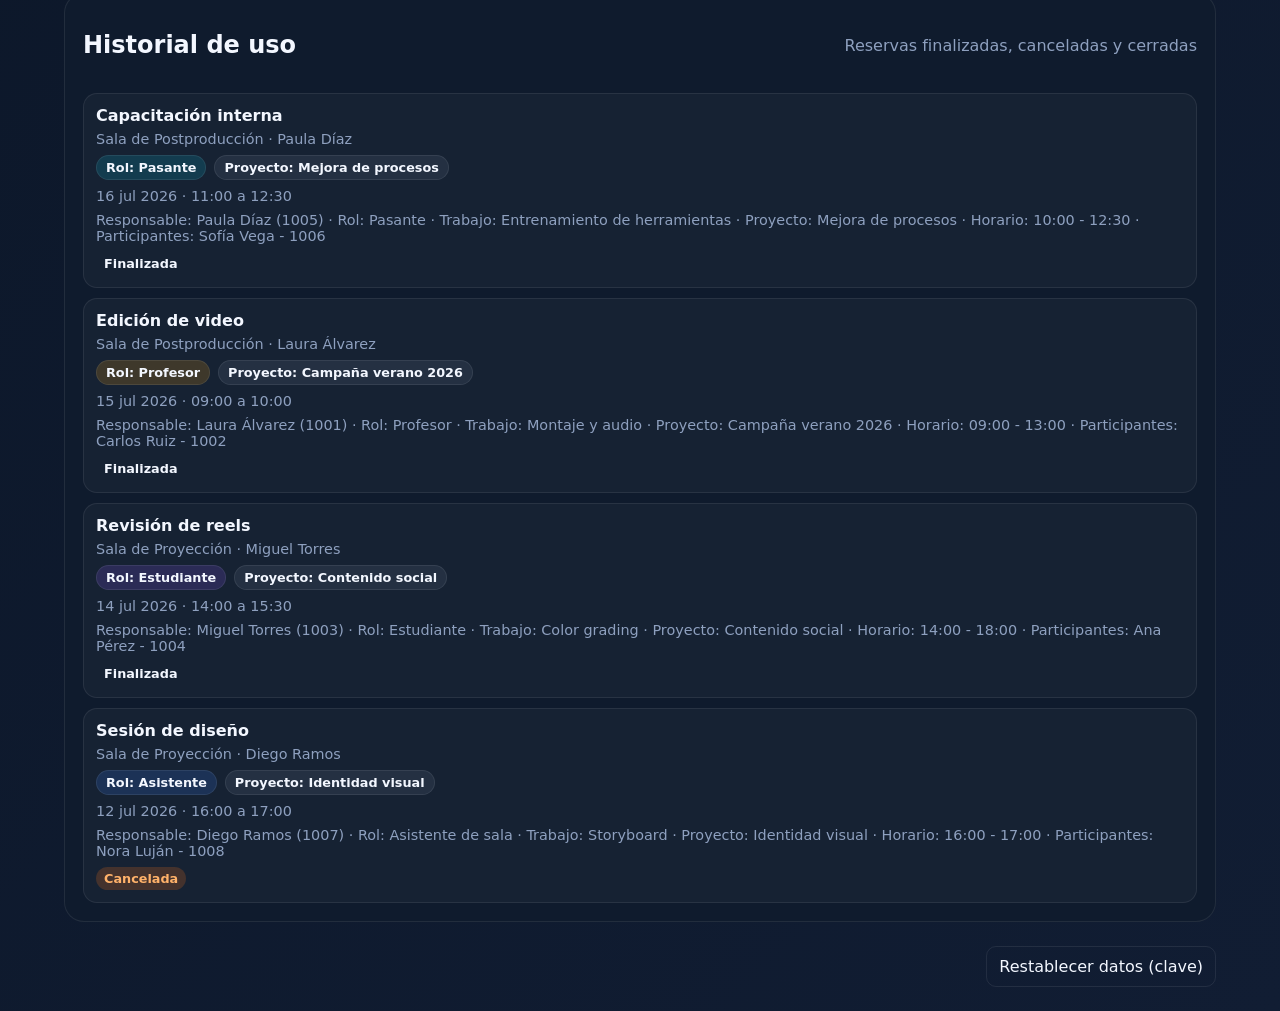
<file: local-llm/dashboard.html>
<!DOCTYPE html>
<html lang="es">
  <head>
    <meta charset="UTF-8" />
    <meta name="viewport" content="width=device-width, initial-scale=1.0" />
    <title>Dashboard de Reservas de Sala</title>
    <script>
      const cacheBust = `v=20260714-${Date.now()}`;
      const stylesheet = document.createElement('link');
      stylesheet.rel = 'stylesheet';
      stylesheet.href = `dashboard.css?${cacheBust}`;
      document.head.appendChild(stylesheet);
    </script>
  </head>
  <body>
    <div class="app-shell">
      <header class="hero">
        <div>
          <p class="eyebrow">Gestión práctica</p>
          <h1>Sala de Postproducción INTEC</h1>
          <p class="subtitle">Seguimiento práctico de ocupación, uso y reservas de la sala.</p>
        </div>
      </header>

      <section class="panel priority-panel">
        <div class="panel-header">
          <h2>Normas de prioridad</h2>
          <p>Normas visibles para decidir el acceso</p>
        </div>
        <div class="priority-list">
          <label class="item priority-item" data-tone="high">
            <input class="priority-check" type="checkbox" checked disabled />
            <span class="priority-chip">Rojo</span>
            <span>
              <strong>Proyecto final de grado</strong>
              <span class="meta priority-meta">Prioridad más alta</span>
            </span>
          </label>
          <label class="item priority-item" data-tone="medium">
            <input class="priority-check" type="checkbox" checked disabled />
            <span class="priority-chip">Amarillo</span>
            <span>
              <strong>Realización documental</strong>
              <span class="meta priority-meta">Siguiente prioridad</span>
            </span>
          </label>
          <label class="item priority-item" data-tone="low">
            <input class="priority-check" type="checkbox" checked disabled />
            <span class="priority-chip">Verde</span>
            <span>
              <strong>Realización ficción</strong>
              <span class="meta priority-meta">Prioridad base</span>
            </span>
          </label>
        </div>
        <p class="priority-note">Hay dos verdes, dos rojos y dos amarillos; el proyecto y el rol deben diferenciarse.</p>
        <p class="priority-note">Aquellos trabajos que no sean de la prioridad señalada pueden usar el FD401.</p>
        <p class="priority-note">Máximo 4 personas por turno.</p>
      </section>

      <section class="cards" id="metrics"></section>

      <section class="grid">
        <div class="panel">
          <div class="panel-header">
            <h2>Nueva reserva de sala</h2>
          </div>
          <form id="reservationForm" class="form">
            <label>
              <span>Nombre de la asignatura</span>
              <input type="text" name="title" placeholder="Producción Audiovisual I" required />
            </label>
            <label>
              <span>Responsable principal</span>
              <input type="text" name="owner" placeholder="Ana Pérez" required />
            </label>
            <label>
              <span>Rol</span>
              <select name="role">
                <option value="Profesor">Profesor</option>
                <option value="Estudiante">Estudiante</option>
                <option value="Pasante">Pasante</option>
                <option value="Asistente de sala">Asistente de sala</option>
              </select>
            </label>
            <label>
              <span>ID del responsable</span>
              <input type="text" name="ownerId" placeholder="12345" required />
            </label>
            <label>
              <span>Usuarios adicionales (Nombre + ID)</span>
              <textarea name="participants" rows="3" placeholder="Luis Gómez - 67890&#10;María Torres - 54321"></textarea>
            </label>
            <label>
              <span>Trabajo a realizar</span>
              <input type="text" name="work" placeholder="Edición, color grading, montaje" required />
            </label>
            <label>
              <span>Proyecto</span>
              <input type="text" name="project" placeholder="Campaña verano 2026" required />
            </label>
            <label>
              <span>Horario de atención al público</span>
              <input type="text" name="schedule" placeholder="09:00 - 13:00 / 14:00 - 18:00" />
            </label>
            <label>
              <span>Sala</span>
              <select name="room" required>
                <option value="">Selecciona una sala</option>
                <option value="Sala de Postproducción">Sala de Postproducción</option>
                <option value="Sala de Proyección">Sala de Proyección</option>
              </select>
            </label>
            <div class="row">
              <label>
                <span>Fecha</span>
                <input type="date" name="date" required />
              </label>
              <label>
                <span>Hora inicio</span>
                <input type="time" name="startTime" required />
              </label>
            </div>
            <div class="row">
              <label>
                <span>Hora fin</span>
                <input type="time" name="endTime" required />
              </label>
              <label>
                <span>Estado</span>
                <select name="status">
                  <option value="Confirmada">Confirmada</option>
                  <option value="Pendiente">Pendiente</option>
                  <option value="Cancelada">Cancelada</option>
                </select>
              </label>
            </div>
            <div class="form-actions">
              <button id="saveReservationBtn" type="submit" class="primary-btn">Guardar reserva</button>
              <button id="cancelEditBtn" type="button" class="ghost-btn" hidden>Cancelar edición</button>
            </div>
          </form>
        </div>

        <div class="panel">
          <div class="panel-header">
            <h2>Próximas reservas</h2>
          </div>
          <div class="filters">
            <input id="filterSearch" type="text" placeholder="Buscar responsable, proyecto o trabajo" />
            <select id="filterRoom">
              <option value="">Todas las salas</option>
            </select>
            <select id="filterStatus">
              <option value="">Todos los estados</option>
              <option value="Confirmada">Confirmada</option>
              <option value="Pendiente">Pendiente</option>
              <option value="Finalizada">Finalizada</option>
              <option value="Cancelada">Cancelada</option>
            </select>
            <button id="clearFiltersBtn" class="ghost-btn" type="button">Limpiar</button>
          </div>
          <div id="upcomingList" class="list"></div>
        </div>
      </section>

      <section class="panel calendar-panel">
        <div class="panel-header">
          <div>
            <h2>Calendario de ocupación</h2>
            <p>Vista semanal (lunes a sábado) de 8:00 AM a 9:00 PM</p>
          </div>
          <div class="calendar-nav" aria-label="Navegación semanal">
            <button id="prevWeekBtn" class="ghost-btn" type="button">Semana anterior</button>
            <button id="todayWeekBtn" class="ghost-btn" type="button">Semana actual</button>
            <button id="nextWeekBtn" class="ghost-btn" type="button">Semana siguiente</button>
          </div>
        </div>
        <p id="weekRangeLabel" class="calendar-range"></p>
        <div class="legend" aria-label="Semáforo de ocupación">
          <div class="legend-group">
            <span class="legend-title">Estado</span>
            <span class="legend-item"><i class="dot occupied"></i>Rojo: ocupada</span>
            <span class="legend-item"><i class="dot free"></i>Verde: desocupada</span>
          </div>
          <div class="legend-group">
            <span class="legend-title">Rol</span>
            <span class="legend-item"><i class="dot professor"></i>Amarillo: profesor</span>
            <span class="legend-item"><i class="dot student"></i>Morado: estudiante</span>
            <span class="legend-item"><i class="dot support"></i>Azul: asistente/pasante</span>
          </div>
          <div class="legend-group">
            <span class="legend-title">Proyecto</span>
            <span class="legend-item"><i class="dot degree"></i>Rojo: final de grado</span>
            <span class="legend-item"><i class="dot documentary"></i>Amarillo: documental</span>
            <span class="legend-item"><i class="dot fiction"></i>Verde: ficción</span>
          </div>
        </div>
        <div id="calendar" class="calendar"></div>
      </section>
      <section class="panel">
        <div class="panel-header">
          <h2>Contactos de laboratorio</h2>
          <p>Atención a usuarios</p>
        </div>
        <div class="contact-list">
          <article class="item">
            <h3>Profesor Rafael Lacau</h3>
            <div class="meta">Coordinador de Sala de postproducción</div>
            <div class="meta">Correo: rafael.lacau@intec.edu.do</div>
          </article>
          <article class="item">
            <h3>Katherine Nuñez</h3>
            <div class="meta">Asistente</div>
            <div class="meta">Teléfono: 829 634 2862</div>
          </article>
          <article class="item">
            <h3>Kirina Humpryes</h3>
            <div class="meta">Pasante</div>
            <div class="meta">Teléfono: 849 354 9284</div>
          </article>
          <article class="item">
            <h3>Elías Lento</h3>
            <div class="meta">Intendente (Matutino)</div>
            <div class="meta">Teléfono: 809 706 8423</div>
          </article>
          <article class="item">
            <h3>Gerardo Berigüete</h3>
            <div class="meta">Intendente (Vespertino)</div>
            <div class="meta">Teléfono: 809 714 5148</div>
          </article>
        </div>
      </section>

      <section class="panel history-panel">
        <div class="panel-header">
          <h2>Historial de uso</h2>
          <p>Reservas finalizadas, canceladas y cerradas</p>
        </div>
        <div id="historyList" class="history-list"></div>
      </section>

      <div class="footer-actions">
        <button id="resetBtn" class="ghost-btn" title="Requiere clave">Restablecer datos (clave)</button>
      </div>

    </div>

    <script>
      const appScript = document.createElement('script');
      appScript.src = `dashboard.js?${cacheBust}`;
      appScript.defer = true;
      document.body.appendChild(appScript);
    </script>
  </body>
</html>
</file>
